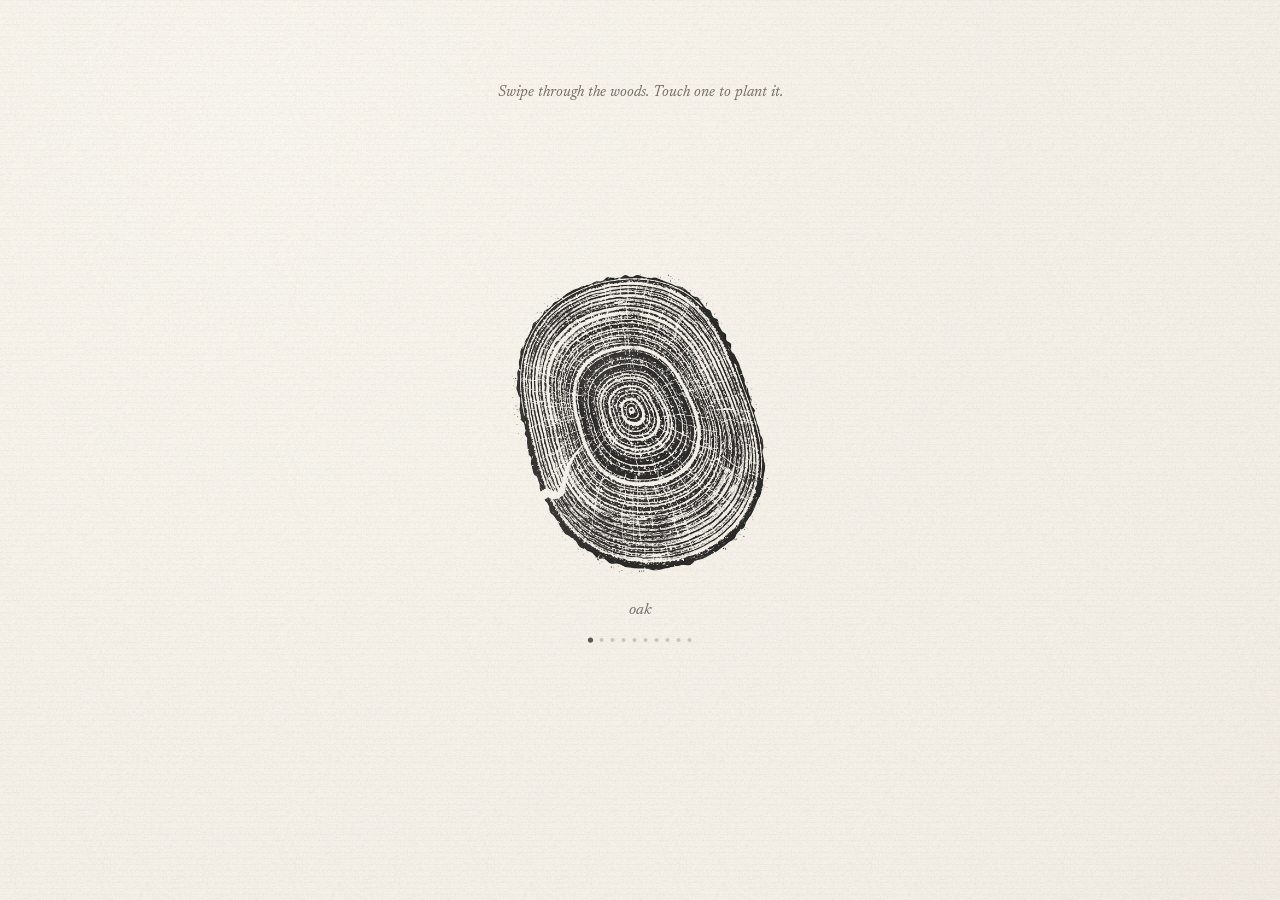
<file: index.html>
<!doctype html>
<html lang="en">
  <head>
    <meta charset="UTF-8" />
    <meta name="viewport" content="width=device-width, initial-scale=1.0, viewport-fit=cover" />
    <meta name="apple-mobile-web-app-capable" content="yes" />
    <meta name="mobile-web-app-capable" content="yes" />
    <meta name="theme-color" content="#f7f3eb" />
    <meta name="apple-mobile-web-app-title" content="Well Rounded" />
    <meta name="apple-mobile-web-app-status-bar-style" content="default" />
    <link rel="apple-touch-icon" href="./assets/icon-180-CKg-1ZGT.png" />
    <link rel="icon" type="image/png" href="./assets/icon-64-5YGvEu3I.png" />
    <link rel="manifest" href="well-rounded.webmanifest" />
    <title>Well Rounded</title>
    <style>
      body { position: fixed; inset: 0; }
      html, body { margin: 0; height: 100%; background: #f7f3eb; overflow: hidden; overscroll-behavior: none; touch-action: none; -webkit-user-select: none; user-select: none; }
      #press { position: fixed; inset: 0; width: 100vw; height: 100dvh; display: block; }
      #words { position: fixed; top: calc(70px + env(safe-area-inset-top)); left: 24px; right: 24px; text-align: center; font: italic 15px "Newsreader", "Iowan Old Style", Georgia, serif; color: rgba(46,33,24,0.64); opacity: 0; transition: opacity 2s; pointer-events: none; text-wrap: balance; }
      #words.shown { opacity: 1; }
      #words.swap { transition: opacity 0.4s; }
      /* (Never over the print: withheld while the slice lies under them; on the map, a clearing of paper.) */
      #words.covered { opacity: 0; transition: opacity 0.3s; }
      #words.onmap { padding: 14px 20px; margin: -14px auto 0; max-width: 340px; background: radial-gradient(closest-side, rgba(247, 243, 235,0.96) 70%, rgba(247, 243, 235,0)); }
      .sr { position: fixed; width: 1px; height: 1px; overflow: hidden; clip: rect(0 0 0 0); white-space: nowrap; }
      button.pencil { background: none; border: 0; padding: 0; margin: 0; cursor: pointer; border-radius: 8px; }
      button.pencil:focus-visible { outline: 1.5px solid rgba(46,33,24,0.6); outline-offset: 2px; }
      #nav { position: fixed; bottom: calc(18px + env(safe-area-inset-bottom)); left: 0; right: 0; text-align: center; font: italic 15px "Newsreader", "Iowan Old Style", Georgia, serif; color: #2e2118; opacity: 0.5; transition: opacity 0.8s; pointer-events: none; }
      #nav a, #nav span { pointer-events: auto; color: inherit; text-decoration: none; padding: 12px 10px; display: inline-block; }
      #nav span { opacity: 0.55; }
      #nav.away { opacity: 0; }
      #nav.away a { pointer-events: none; }
    </style>
    <script type="module" crossorigin src="./assets/press-Cg8NB1sX.js"></script>
    <link rel="modulepreload" crossorigin href="./assets/save-yvjiOprJ.js">
    <link rel="stylesheet" crossorigin href="./assets/save-B9aYn09i.css">
  </head>
  <body>
    <canvas id="press" role="img" aria-label="Well Rounded: a tree slice. Draw one loop around it each day; in a year it stands in your grove. Pinch out to see the grove."></canvas>
    <p id="words" role="status" aria-live="polite"></p>
    <p id="heard" class="sr" aria-live="polite"></p>
  </body>
</html>
</file>
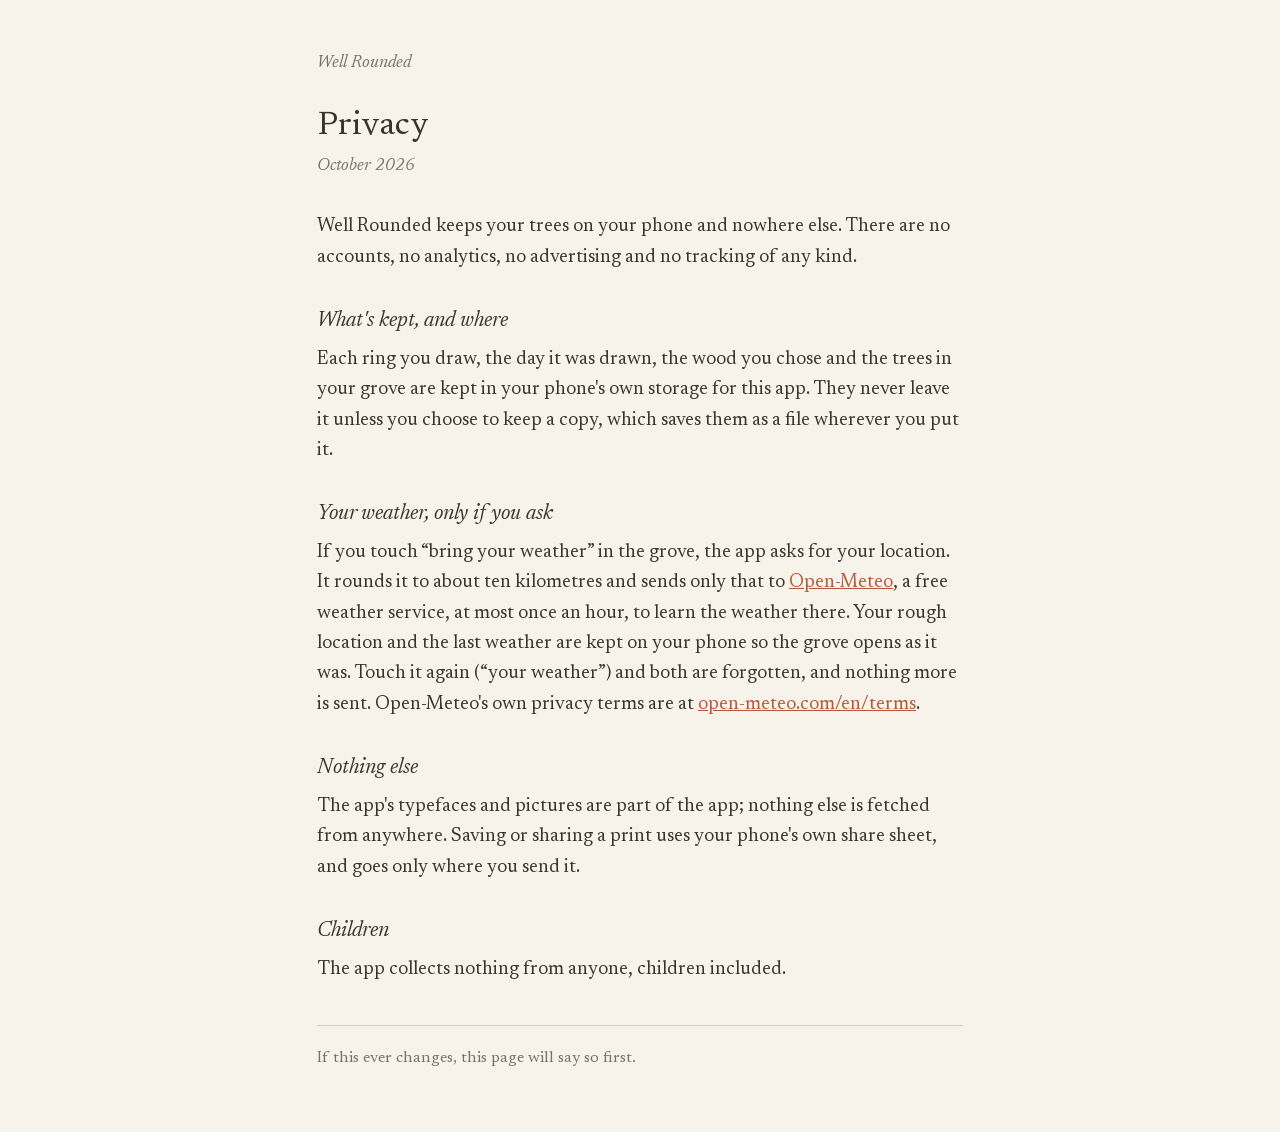
<file: privacy/index.html>
<!doctype html>
<html lang="en">
<head>
<meta charset="utf-8">
<meta name="viewport" content="width=device-width, initial-scale=1, viewport-fit=cover">
<meta name="theme-color" content="#f7f3eb">
<title>Privacy · Well Rounded</title>
<meta name="description" content="What Well Rounded keeps, and what it sends.">
<link rel="icon" href="../icon-64.png" type="image/png">
<style>
@font-face { font-family: 'Newsreader'; font-weight: 400; font-display: swap; src: url('../site-fonts/newsreader-400-normal.woff2') format('woff2'); }
@font-face { font-family: 'Newsreader'; font-style: italic; font-weight: 400; font-display: swap; src: url('../site-fonts/newsreader-400-italic.woff2') format('woff2'); }
:root { --paper: #f7f3eb; --ink: #3a332b; --soft: #7a6f62; --rule: #d8cdb8; --warm: #b8563c; color-scheme: light; }
@media (prefers-color-scheme: dark) { :root { --paper: #1d1a17; --ink: #e9e1d3; --soft: #a39886; --rule: #3d362e; --warm: #e08a64; color-scheme: dark; } }
* { box-sizing: border-box; }
html { -webkit-text-size-adjust: 100%; }
body { margin: 0; background: var(--paper); color: var(--ink); font: 19px/1.6 'Newsreader', Georgia, 'Times New Roman', serif; padding: max(48px, env(safe-area-inset-top)) 20px max(48px, env(safe-area-inset-bottom)); }
main { max-width: 34em; margin: 0 auto; }
.home { font-style: italic; color: var(--soft); text-decoration: none; font-size: 17px; }
.home:hover { color: var(--warm); }
h1 { font-weight: 400; font-size: 34px; line-height: 1.2; margin: 28px 0 6px; text-wrap: balance; }
.date { color: var(--soft); font-style: italic; margin: 0 0 32px; font-size: 17px; }
h2 { font-weight: 400; font-style: italic; font-size: 21px; margin: 32px 0 6px; }
p, li { margin: 0 0 12px; }
ul { padding-left: 1.1em; margin: 0 0 12px; }
a { color: var(--warm); }
.mail { font-size: 22px; user-select: all; }
hr { border: 0; border-top: 1px solid var(--rule); margin: 40px 0 20px; }
.foot { color: var(--soft); font-size: 16px; }
</style>
</head>
<body>
<main>
<a class="home" href="../">Well Rounded</a>
<h1>Privacy</h1>
<p class="date">October 2026</p>
<p>Well Rounded keeps your trees on your phone and nowhere else. There are no accounts, no analytics, no advertising and no tracking of any kind.</p>
<h2>What's kept, and where</h2>
<p>Each ring you draw, the day it was drawn, the wood you chose and the trees in your grove are kept in your phone's own storage for this app. They never leave it unless you choose to keep a copy, which saves them as a file wherever you put it.</p>
<h2>Your weather, only if you ask</h2>
<p>If you touch “bring your weather” in the grove, the app asks for your location. It rounds it to about ten kilometres and sends only that to <a href="https://open-meteo.com">Open-Meteo</a>, a free weather service, at most once an hour, to learn the weather there. Your rough location and the last weather are kept on your phone so the grove opens as it was. Touch it again (“your weather”) and both are forgotten, and nothing more is sent. Open-Meteo's own privacy terms are at <a href="https://open-meteo.com/en/terms">open-meteo.com/en/terms</a>.</p>
<h2>Nothing else</h2>
<p>The app's typefaces and pictures are part of the app; nothing else is fetched from anywhere. Saving or sharing a print uses your phone's own share sheet, and goes only where you send it.</p>
<h2>Children</h2>
<p>The app collects nothing from anyone, children included.</p>
<hr>
<p class="foot">If this ever changes, this page will say so first.</p>
</main>
</body>
</html>
</file>
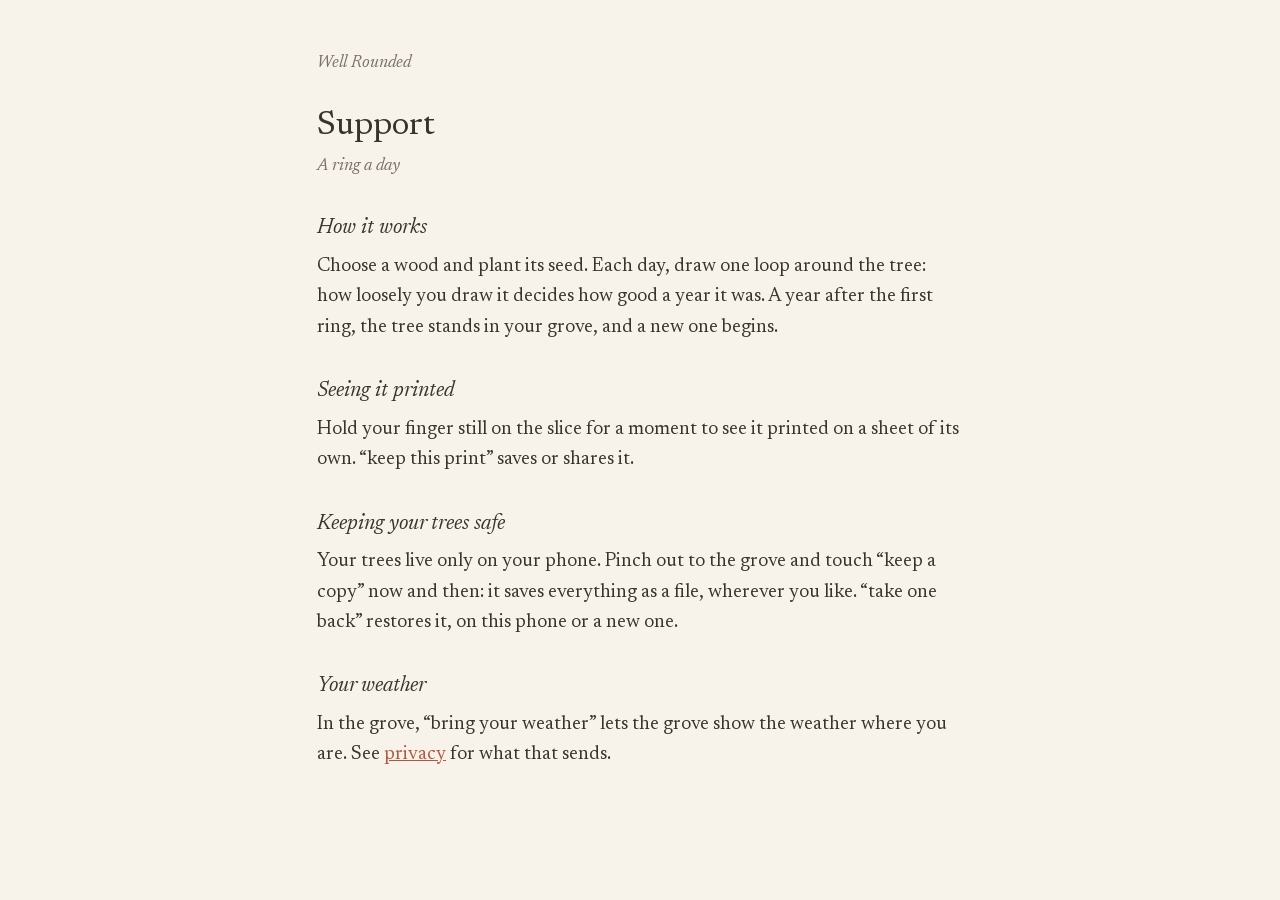
<file: support/index.html>
<!doctype html>
<html lang="en">
<head>
<meta charset="utf-8">
<meta name="viewport" content="width=device-width, initial-scale=1, viewport-fit=cover">
<meta name="theme-color" content="#f7f3eb">
<title>Support · Well Rounded</title>
<meta name="description" content="Help with Well Rounded.">
<link rel="icon" href="../icon-64.png" type="image/png">
<style>
@font-face { font-family: 'Newsreader'; font-weight: 400; font-display: swap; src: url('../site-fonts/newsreader-400-normal.woff2') format('woff2'); }
@font-face { font-family: 'Newsreader'; font-style: italic; font-weight: 400; font-display: swap; src: url('../site-fonts/newsreader-400-italic.woff2') format('woff2'); }
:root { --paper: #f7f3eb; --ink: #3a332b; --soft: #7a6f62; --rule: #d8cdb8; --warm: #b8563c; color-scheme: light; }
@media (prefers-color-scheme: dark) { :root { --paper: #1d1a17; --ink: #e9e1d3; --soft: #a39886; --rule: #3d362e; --warm: #e08a64; color-scheme: dark; } }
* { box-sizing: border-box; }
html { -webkit-text-size-adjust: 100%; }
body { margin: 0; background: var(--paper); color: var(--ink); font: 19px/1.6 'Newsreader', Georgia, 'Times New Roman', serif; padding: max(48px, env(safe-area-inset-top)) 20px max(48px, env(safe-area-inset-bottom)); }
main { max-width: 34em; margin: 0 auto; }
.home { font-style: italic; color: var(--soft); text-decoration: none; font-size: 17px; }
.home:hover { color: var(--warm); }
h1 { font-weight: 400; font-size: 34px; line-height: 1.2; margin: 28px 0 6px; text-wrap: balance; }
.date { color: var(--soft); font-style: italic; margin: 0 0 32px; font-size: 17px; }
h2 { font-weight: 400; font-style: italic; font-size: 21px; margin: 32px 0 6px; }
p, li { margin: 0 0 12px; }
ul { padding-left: 1.1em; margin: 0 0 12px; }
a { color: var(--warm); }
.mail { font-size: 22px; user-select: all; }
hr { border: 0; border-top: 1px solid var(--rule); margin: 40px 0 20px; }
.foot { color: var(--soft); font-size: 16px; }
</style>
</head>
<body>
<main>
<a class="home" href="../">Well Rounded</a>
<h1>Support</h1>
<p class="date">A ring a day</p>
<h2>How it works</h2>
<p>Choose a wood and plant its seed. Each day, draw one loop around the tree: how loosely you draw it decides how good a year it was. A year after the first ring, the tree stands in your grove, and a new one begins.</p>
<h2>Seeing it printed</h2>
<p>Hold your finger still on the slice for a moment to see it printed on a sheet of its own. “keep this print” saves or shares it.</p>
<h2>Keeping your trees safe</h2>
<p>Your trees live only on your phone. Pinch out to the grove and touch “keep a copy” now and then: it saves everything as a file, wherever you like. “take one back” restores it, on this phone or a new one.</p>
<h2>Your weather</h2>
<p>In the grove, “bring your weather” lets the grove show the weather where you are. See <a href="../privacy/">privacy</a> for what that sends.</p>
</main>
</body>
</html>
</file>
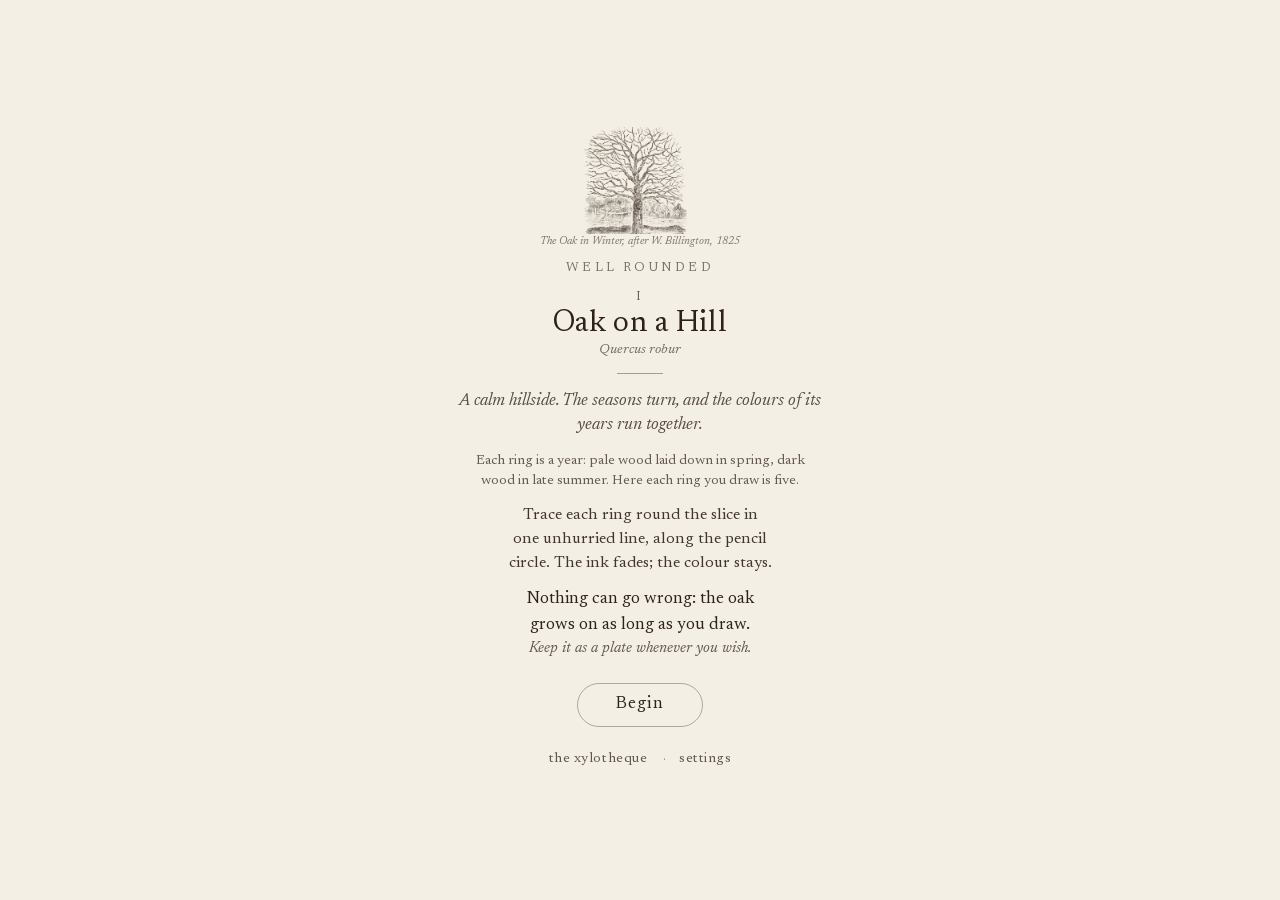
<file: classic.html>
<!doctype html>
<html lang="en">
  <head>
    <meta charset="UTF-8" />
    <meta name="viewport" content="width=device-width, initial-scale=1.0, viewport-fit=cover" />
    <meta name="apple-mobile-web-app-capable" content="yes" />
    <meta name="mobile-web-app-capable" content="yes" />
    <meta name="theme-color" content="#f4efe4" />
    <title>Well Rounded</title>
    <style>
      body { position: fixed; inset: 0; }
      html, body { margin: 0; height: 100%; background: #f4efe4; overflow: hidden; overscroll-behavior: none; touch-action: none; -webkit-user-select: none; user-select: none; }
      #slice { position: fixed; inset: 0; width: 100vw; height: 100dvh; display: block; opacity: 0; transition: opacity 1.2s ease; }
      #slice.shown { opacity: 1; }
      .engraved { font-family: "Newsreader", "Iowan Old Style", Georgia, serif; color: #2e2118; }
      #frame { position: fixed; inset: 0; width: 100vw; height: 100dvh; pointer-events: none; }
      /* The tree's name, as a plate's title; and under it how many years, quietly. */
      #stage-name { position: fixed; top: calc(22px + env(safe-area-inset-top)); left: 92px; right: 92px; text-align: center; font-size: 19px; letter-spacing: 0.04em; pointer-events: none; transition: opacity 1.2s ease; }
      #goal { position: fixed; top: calc(52px + env(safe-area-inset-top)); left: 72px; right: 72px; text-align: center; font-size: 14px; letter-spacing: 0.03em; opacity: 0.7; pointer-events: none; font-variant-numeric: tabular-nums; transition: opacity 1.2s ease; }
      #event { position: fixed; top: calc(76px + env(safe-area-inset-top)); left: 16px; right: 16px; text-align: center; font-size: 14px; font-style: italic; opacity: 0; pointer-events: none; transition: opacity 2s; text-wrap: balance; }
      #event.shown { opacity: 0.75; }
      #event, #stage-name, #goal { text-shadow: 0 0 2px #f4efe4, 0 0 6px #f4efe4, 0 0 12px #f4efe4, 0 0 18px #f4efe4; }
      body.carding #stage-name, body.carding #goal, body.carding #event, body.carding #corner, body.carding #finish { opacity: 0 !important; pointer-events: none; }
      body.ended #goal, body.ended #event, body.ended #corner, body.ended #finish { opacity: 0 !important; pointer-events: none; }
      /* How a stroke is made, shown as a touch (as in the volcano game): a soft round light going round the bark, as a fingertip would. */
      #ghost { position: fixed; left: 0; top: 0; width: 60px; height: 110px; pointer-events: none; z-index: 6; opacity: 0; will-change: transform; display: none; }
      #ghost.on { display: block; }
      body.touching #ghost, body.carding #ghost { opacity: 0 !important; }
      #ghost .mv { position: absolute; inset: 0; }
      #ghost .dot { position: absolute; left: 30px; top: 6px; width: 30px; height: 30px; margin: -15px 0 0 -15px; border-radius: 50%; background: radial-gradient(circle, rgba(255, 252, 244, 0.85) 0%, rgba(255, 252, 244, 0.55) 60%, rgba(255, 252, 244, 0) 100%); box-shadow: 0 0 0 1px rgba(46, 33, 24, 0.12), 0 2px 10px rgba(46, 33, 24, 0.18); }
      /* The card the tree begins from: its numeral and name, its mood, one true thing, what to do, and its two aims. */
      #begin { position: fixed; inset: 0; display: flex; flex-direction: column; align-items: center; justify-content: center; gap: 12px; padding: calc(24px + env(safe-area-inset-top)) 0 calc(18px + env(safe-area-inset-bottom)); box-sizing: border-box; background: #f4efe4; transition: opacity 1.2s; overflow-y: auto; z-index: 10; }
      #begin.gone { opacity: 0; pointer-events: none; }
      #begin p { margin: 0; text-align: center; }
      #begin .frontis { margin: 0 0 2px; display: flex; flex-direction: column; align-items: center; gap: 2px; }
      #begin .frontis img { width: 112px; height: auto; mix-blend-mode: multiply; opacity: 0.9; }
      #begin .frontis figcaption { font-size: 11px; font-style: italic; opacity: 0.6; }
      #begin .credits { font-size: 12px; font-style: italic; opacity: 0.6; max-width: 26em; text-align: center; padding: 0 24px; line-height: 1.4; }
      #begin .game { font-size: 13px; letter-spacing: 0.24em; text-transform: uppercase; opacity: 0.62; margin-bottom: 4px; }
      #begin .numeral { font-size: 13px; letter-spacing: 0.2em; opacity: 0.7; }
      #begin .name { font-size: 30px; font-weight: normal; margin: -6px 0 0; letter-spacing: 0.01em; text-align: center; }
      #begin .latin { font-size: 14px; font-style: italic; opacity: 0.66; margin-top: -8px; }
      #begin .rule { width: 46px; height: 0; border-top: 1px solid rgba(46, 33, 24, 0.4); margin: 4px auto; }
      #begin .mood { font-size: 17px; font-style: italic; max-width: 22em; line-height: 1.45; padding: 0 24px; opacity: 0.8; }
      #begin .fact { font-size: 14px; max-width: 24em; line-height: 1.45; padding: 0 28px; opacity: 0.72; text-wrap: pretty; }
      #begin .todo { font-size: 16px; max-width: 22em; line-height: 1.5; padding: 0 28px; opacity: 0.9; text-wrap: balance; }
      #begin .aims { font-size: 17px; line-height: 1.5; max-width: 22em; padding: 0 28px; text-wrap: balance; }
      #begin .aims span { display: block; }
      #begin .aims .second { font-size: 15px; opacity: 0.74; font-style: italic; }
      #begin .best { font-size: 13px; letter-spacing: 0.04em; opacity: 0.62; margin-top: -6px; }
      #begin .best:empty { display: none; }
      #begin button { font: inherit; color: inherit; background: none; border: none; cursor: pointer; }
      #begin .touch { font-size: 17px; letter-spacing: 0.06em; margin-top: 10px; padding: 12px 38px; border: 1px solid rgba(46, 33, 24, 0.35); border-radius: 999px; display: flex; flex-direction: column; align-items: center; gap: 2px; min-height: 44px; }
      #begin .touch small { font-size: 13px; font-style: italic; opacity: 0.74; }
      #begin .go { display: flex; flex-wrap: wrap; justify-content: center; align-items: center; gap: 6px 18px; margin-top: 10px; }
      #begin .go .touch { margin-top: 0; }
      #begin .again { font-size: 15px; font-style: italic; letter-spacing: 0.03em; opacity: 0.74; min-height: 44px; padding: 8px 6px; }
      #begin .again[hidden] { display: none; }
      #begin .again.asking { opacity: 1; text-decoration: underline; text-underline-offset: 6px; }
      #begin .touch small:empty { display: none; }
      #begin .foot { display: flex; flex-wrap: wrap; justify-content: center; align-items: center; padding: 0 12px; }
      #begin .foot > button { font-size: 14px; letter-spacing: 0.04em; opacity: 0.74; min-height: 40px; padding: 4px 8px; }
      #begin .foot > button + button::before { content: '·'; margin-right: 12px; opacity: 0.7; }
      #begin .settings { display: flex; flex-direction: column; align-items: center; gap: 8px; }
      #begin .settings[hidden] { display: none; }
      #begin .row { display: flex; flex-direction: column; align-items: center; }
      #begin .row .label { font-size: 12px; letter-spacing: 0.12em; text-transform: uppercase; opacity: 0.7; }
      #begin .row .opts { display: flex; flex-wrap: wrap; justify-content: center; }
      #begin .row .opts button { font-size: 15px; opacity: 0.72; padding: 6px 10px; min-height: 40px; }
      #begin .row .opts button + button::before { content: '·'; margin-right: 12px; opacity: 0.6; }
      #begin .row .opts button.on { opacity: 1; text-decoration: underline; text-underline-offset: 6px; }
      /* In the corner while it's played: back to the card. And, wandering, a way to fell the tree when you choose. */
      #corner { position: fixed; top: calc(22px + env(safe-area-inset-top)); left: 20px; font: 12px "Newsreader", "Iowan Old Style", Georgia, serif; letter-spacing: 0.12em; color: #2e2118; background: none; border: none; opacity: 0.74; cursor: pointer; padding: 12px; min-width: 44px; min-height: 44px; transition: opacity 1.2s; }
      #finish { position: fixed; top: calc(22px + env(safe-area-inset-top)); right: 20px; font: italic 12px "Newsreader", "Iowan Old Style", Georgia, serif; color: #2e2118; background: none; border: none; opacity: 0; pointer-events: none; transition: opacity 2s; cursor: pointer; padding: 12px 4px; min-height: 44px; }
      #finish.shown { opacity: 0.74; pointer-events: auto; }
      /* After the plate: keep it, plant again, or the wood library. */
      #endlinks { position: fixed; bottom: calc(14px + env(safe-area-inset-bottom)); left: 0; right: 0; display: flex; justify-content: center; gap: 18px; pointer-events: none; }
      #endlinks button { font: 13px "Newsreader", "Iowan Old Style", Georgia, serif; color: #2e2118; background: none; border: none; opacity: 0; pointer-events: none; transition: opacity 2s; cursor: pointer; padding: 8px 6px; min-height: 44px; }
      #endlinks.shown button { opacity: 0.78; pointer-events: auto; }
      /* The xylotheque: every slice kept, as plates to leaf through; one opened fills the page. */
      #xylo { position: fixed; inset: 0; z-index: 35; display: none; overflow-y: auto; background: #ebdfc6; padding: calc(16px + env(safe-area-inset-top)) 16px calc(40px + env(safe-area-inset-bottom)); box-sizing: border-box; touch-action: pan-y; }
      #xylo.open { display: block; }
      #xylo .head { display: grid; grid-template-columns: 1fr auto 1fr; align-items: center; margin: 0 auto 6px; max-width: 900px; }
      #xylo h2 { margin: 0; font-weight: normal; font-style: italic; font-size: 22px; letter-spacing: 0.04em; text-align: center; }
      #xylo .close { justify-self: start; font: 16px "Newsreader", "Iowan Old Style", Georgia, serif; color: #2e2118; background: none; border: none; padding: 10px 4px; min-height: 44px; cursor: pointer; opacity: 0.85; }
      #xylo .sub { text-align: center; font-style: italic; font-size: 14px; opacity: 0.7; margin: 0 0 18px; }
      #xylo .pages { display: grid; grid-template-columns: repeat(auto-fill, minmax(140px, 1fr)); gap: 20px 14px; max-width: 900px; margin: 0 auto; }
      #xylo figure { margin: 0; cursor: pointer; }
      #xylo figure img { width: 100%; display: block; box-shadow: 0 1px 5px rgba(46, 33, 24, 0.25); }
      #xylo figcaption { font-size: 13px; font-style: italic; text-align: center; margin-top: 6px; opacity: 0.85; }
      #xylo figcaption small { display: block; font-size: 11px; font-style: normal; letter-spacing: 0.04em; opacity: 0.74; }
      #xylo .empty { text-align: center; font-style: italic; opacity: 0.7; margin-top: 40px; }
      #xylo .view { position: fixed; inset: 0; display: none; align-items: center; justify-content: center; background: #ebdfc6; padding: 16px; cursor: pointer; }
      #xylo.viewing .view { display: flex; }
      #xylo .view img { max-width: 100%; max-height: 100%; box-shadow: 0 2px 10px rgba(46, 33, 24, 0.2); }
    </style>
    <script type="module" crossorigin src="./assets/rings-DwkTqVVX.js"></script>
    <link rel="modulepreload" crossorigin href="./assets/save-yvjiOprJ.js">
    <link rel="stylesheet" crossorigin href="./assets/save-B9aYn09i.css">
  </head>
  <body class="carding">
    <canvas id="slice" role="img" aria-label="Well Rounded: a cross-section of a tree's trunk; draw each ring round it in one line"></canvas>
    <canvas id="frame" aria-hidden="true"></canvas>
    <div id="stage-name" class="engraved"></div>
    <div id="goal" class="engraved" aria-live="polite"></div>
    <div id="event" class="engraved" aria-live="polite"></div>
    <div id="ghost" aria-hidden="true"><div class="mv"><i class="dot"></i></div></div>
    <button id="corner" aria-label="Back to the card"></button>
    <button id="finish">keep as a plate</button>
    <div id="endlinks"><button data-end="keep">save picture</button><button data-end="again">plant another</button><button data-end="xylo">the xylotheque</button></div>
    <div id="xylo" class="engraved"><div class="head"><button class="close">‹ back</button><h2>Xylotheque</h2><span></span></div><p class="sub">Well Rounded: a library of wood, every slice kept</p><div class="pages"></div><div class="view"><img alt=""></div></div>
    <div id="begin" class="engraved">
      <figure class="frontis"><img alt="The Oak in Winter: a woodcut of a bare oak, 1825"><figcaption>The Oak in Winter, after W. Billington, 1825</figcaption></figure>
      <p class="game">Well Rounded</p>
      <p class="numeral"></p><h1 class="name"></h1><p class="latin"></p>
      <div class="rule"></div>
      <p class="mood"></p>
      <p class="fact"></p>
      <p class="todo"></p>
      <p class="aims"><span class="first"></span><span class="second"></span></p>
      <p class="best"></p>
      <div class="go"><button class="touch"><span class="what">Begin</span><small></small></button><button class="again" hidden>plant again</button></div>
      <div class="foot"><button data-foot="xylo">the xylotheque</button><button data-foot="settings">settings</button></div>
      <div class="settings" hidden>
        <div class="row" data-row="ink"><span class="label">Ink</span><span class="opts" role="group" aria-label="Ink"><button data-v="water">watercolour</button><button data-v="ink">engraving</button></span></div>
        <div class="row" data-row="sound"><span class="label">Sound</span><span class="opts" role="group" aria-label="Sound"><button data-v="on">on</button><button data-v="off">muted</button></span></div>
        <div class="row" data-row="breath"><span class="label">Breathing circle</span><span class="opts" role="group" aria-label="Breathing circle"><button data-v="on">on</button><button data-v="off">still</button></span></div>
        <p class="credits">The trees are drawn from prints of 1805 to 1825 by J. G. Strutt, W. Delamotte and W. Billington, in the public domain, from the Wellcome Collection.</p>
        <div class="row" data-row="haptics"><span class="label">Vibration</span><span class="opts" role="group" aria-label="Vibration"><button data-v="on">on</button><button data-v="off">off</button></span></div>
      </div>
    </div>
  </body>
</html>
</file>
<file: assets/save-B9aYn09i.css>
@font-face{font-family:Newsreader;font-style:normal;font-weight:400;font-display:block;src:url(./newsreader-400-normal-Ds5G5tCk.woff2) format("woff2")}@font-face{font-family:Newsreader;font-style:normal;font-weight:500;font-display:block;src:url(./newsreader-500-normal-B1fc4SLB.woff2) format("woff2")}@font-face{font-family:Newsreader;font-style:italic;font-weight:400;font-display:block;src:url(./newsreader-400-italic-BRMtA2qF.woff2) format("woff2")}
</file>
